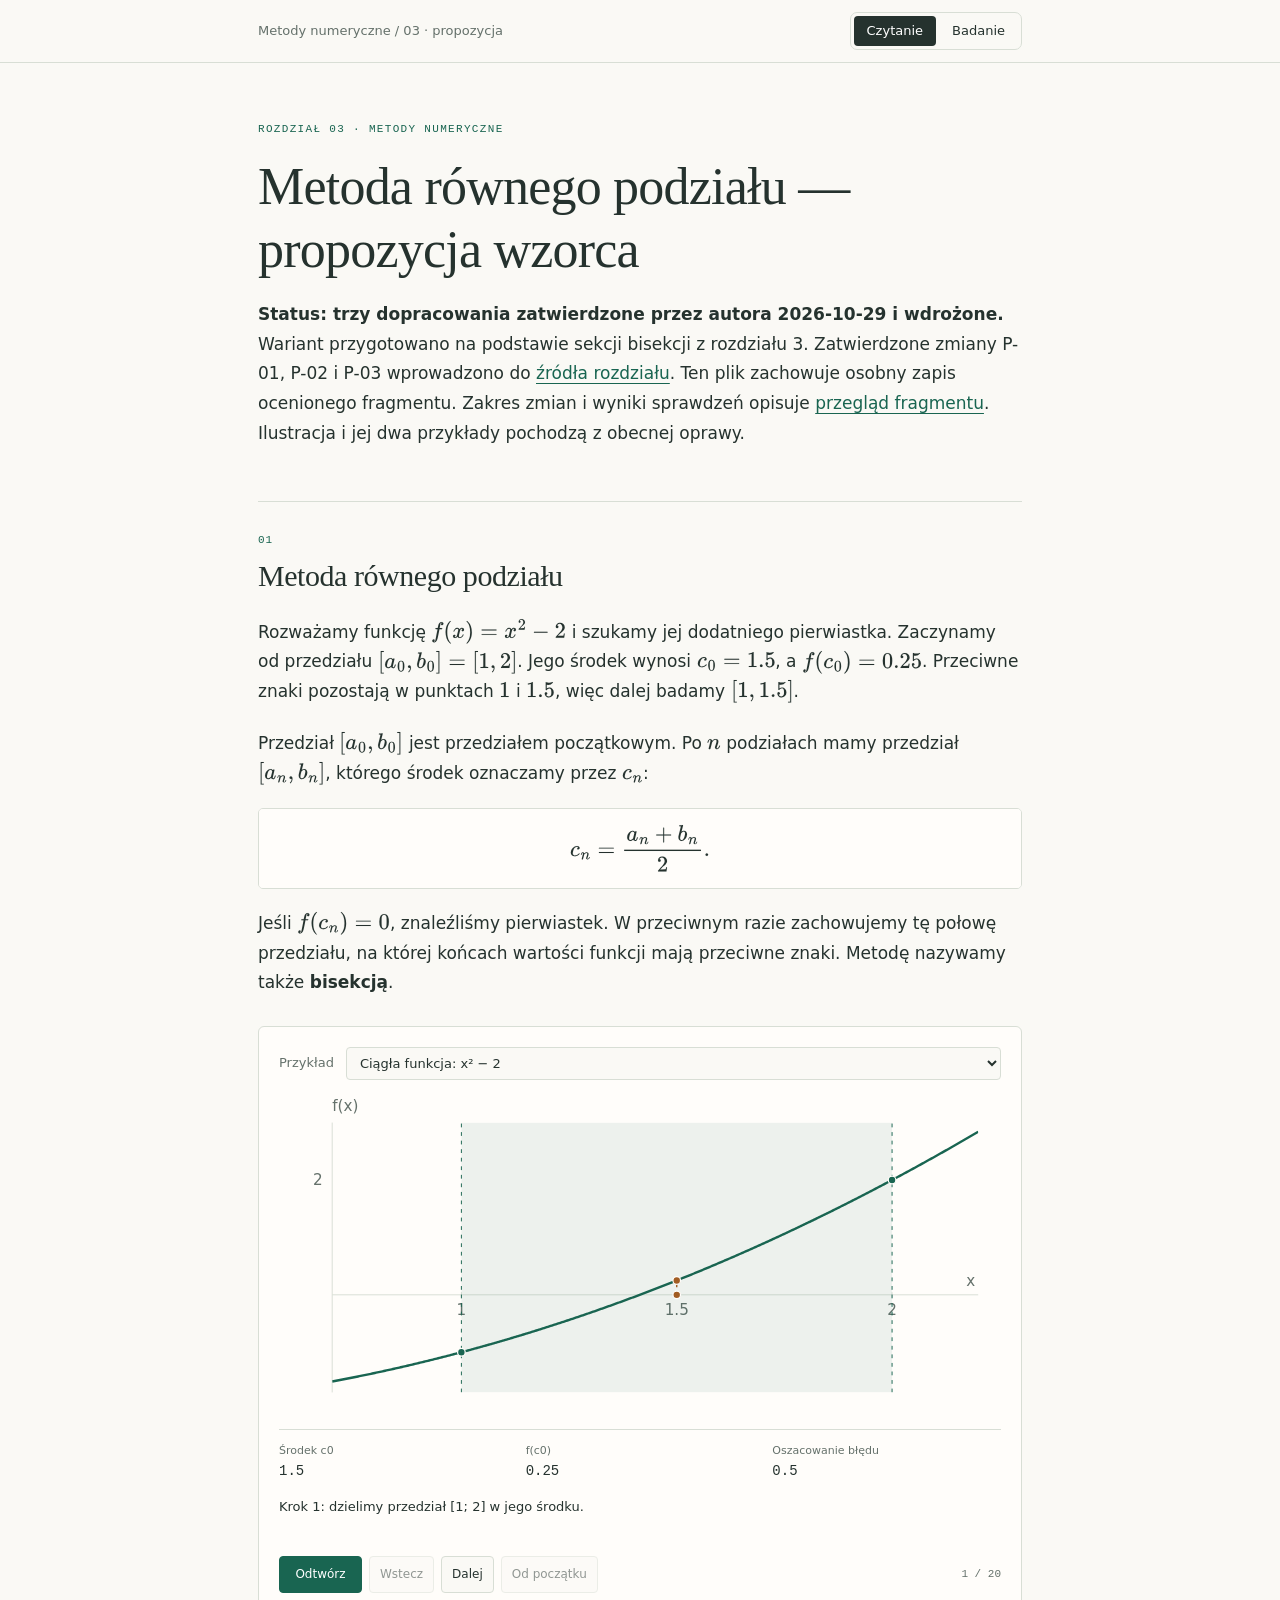
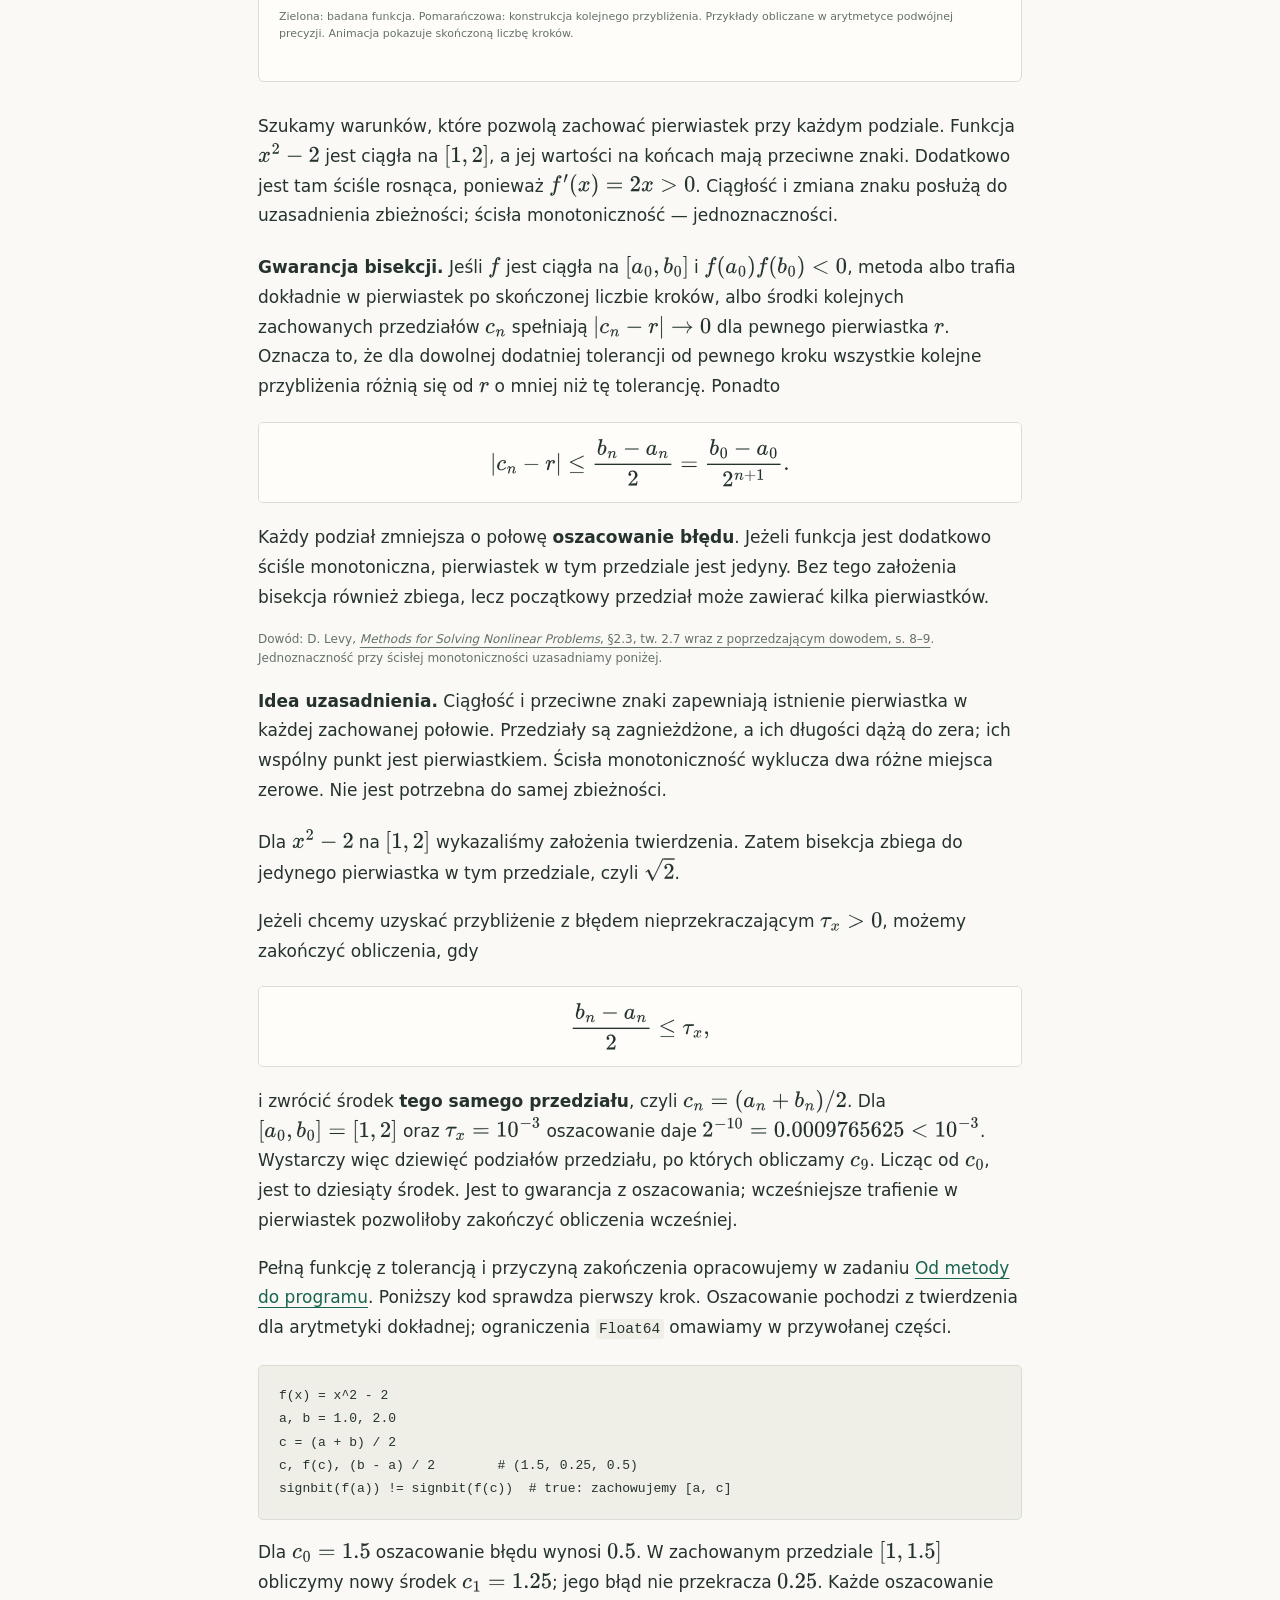
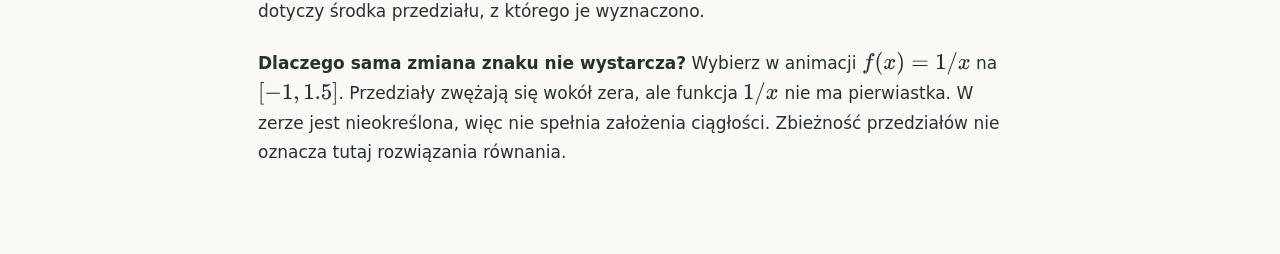
<file: przeglady/bisekcja-propozycja.html>
<!DOCTYPE html>
<html lang="pl">
<head>
<meta charset="utf-8" />
<meta name="viewport" content="width=device-width, initial-scale=1" />
<title>Metoda równego podziału — propozycja wzorca</title>
<meta name="generator" content="Org Mode" />
<meta name="viewport" content="width=device-width, initial-scale=1">
<meta name="numerical-chapter" content="03 · propozycja">
<link rel="stylesheet" href="oprawa/wyklad.css">
<link rel="stylesheet" href="oprawa/widoki.css">
<script src="oprawa/widoki.js"></script>
<script defer src="../narzedzia/wzorce/pierwiastki.js"></script>
<script>
  window.MathJax = {
    tex: {
      ams: {
        multlineWidth: '85%'
      },
      tags: 'ams',
      tagSide: 'right',
      tagIndent: '.8em'
    },
    chtml: {
      scale: 1.0,
      displayAlign: 'center',
      displayIndent: '0em'
    },
    svg: {
      scale: 1.0,
      displayAlign: 'center',
      displayIndent: '0em'
    },
    output: {
      font: 'mathjax-tex',
      displayOverflow: 'overflow'
    }
  };
</script>

<script
  id="MathJax-script"
  async
  src="oprawa/tex-svg.js">
</script>
</head>
<body>
<div id="content" class="content">
<header>
<h1 class="title">Metoda równego podziału — propozycja wzorca</h1>
</header><p>
<b>Status: trzy dopracowania zatwierdzone przez autora 2026-10-29 i wdrożone.</b>
Wariant przygotowano na podstawie sekcji bisekcji z rozdziału 3.
Zatwierdzone zmiany P-01, P-02 i P-03 wprowadzono do
<a href="../index.html#pierwiastki-bisekcja">źródła rozdziału</a>. Ten plik zachowuje osobny zapis ocenionego fragmentu.
Zakres zmian i wyniki sprawdzeń opisuje <a href="bisekcja-przeglad.html">przegląd fragmentu</a>.
Ilustracja i jej dwa przykłady pochodzą z obecnej oprawy.
</p>
<div id="outline-container-bisekcja" class="outline-2">
<h2 id="bisekcja">Metoda równego podziału</h2>
<div class="outline-text-2" id="text-bisekcja">
<p>
Rozważamy funkcję \(f(x)=x^2-2\) i szukamy jej dodatniego pierwiastka.
Zaczynamy od przedziału \([a_0,b_0]=[1,2]\). Jego środek wynosi \(c_0=1.5\), a
\(f(c_0)=0.25\). Przeciwne znaki pozostają w punktach \(1\) i \(1.5\), więc dalej
badamy \([1,1.5]\).
</p>

<div id="uogolnienie-1" class="uogolnienie">
<p>
Przedział \([a_0,b_0]\) jest przedziałem początkowym. Po \(n\) podziałach
mamy przedział \([a_n,b_n]\), którego środek oznaczamy przez \(c_n\):
</p>

\begin{equation*}
c_n=\frac{a_n+b_n}{2}.
\end{equation*}

<p>
Jeśli \(f(c_n)=0\), znaleźliśmy pierwiastek. W przeciwnym razie zachowujemy tę połowę
przedziału, na której końcach wartości funkcji mają przeciwne znaki. Metodę nazywamy
także <b>bisekcją</b>.
</p>

<div id="orgd8b029c" class="uwaga">
<p>
Uogólniamy operację z przykładu: dzielimy przedział i zachowujemy zmianę znaku. Powód,
dla którego wolno odrzucić drugą połowę, podaje twierdzenie.
</p>

</div>

</div>

<figure class="animation" data-method="bisection" aria-label="Animacja: Bisekcja">
            <div class="anim-head">
              <label for="case-bisection">Przykład</label
              ><select id="case-bisection" disabled>
                <option value="0">Ciągła funkcja: x² − 2</option>
                <option value="1">Nieciągłość: 1/x</option>
              </select>
            </div>
            <div class="plot">
              <svg
                viewbox="0 0 760 340"
                xmlns="http://www.w3.org/2000/svg"
                role="img"
                aria-labelledby="plot-bisection-title plot-bisection-desc"
              >
                <title id="plot-bisection-title">
                  Bisekcja. f(x) = x² − 2. Krok 1: dzielimy przedział [1; 2] w jego środku.
                </title>
                <desc id="plot-bisection-desc">
                  Środek c0: 1.5. f(c0): 0.25. Oszacowanie błędu: 0.5
                </desc>
                <defs>
                  <clippath id="plot-bisection-clip">
                    <rect x="56" y="28" width="680" height="284"></rect>
                  </clippath>
                </defs>
                <line
                  x1="56"
                  y1="209.277"
                  x2="736"
                  y2="209.277"
                  stroke="#d8ded5"
                  stroke-width="1"
                ></line>
                <line x1="56" y1="312" x2="56" y2="28" stroke="#d8ded5" stroke-width="1"></line>
                <line
                  x1="192"
                  y1="212.117"
                  x2="192"
                  y2="206.437"
                  stroke="#d8ded5"
                  stroke-width="1"
                ></line>
                <text x="192" y="230.277" fill="#65716b" text-anchor="middle">1</text>
                <line
                  x1="418.667"
                  y1="212.117"
                  x2="418.667"
                  y2="206.437"
                  stroke="#d8ded5"
                  stroke-width="1"
                ></line>
                <text x="418.667" y="230.277" fill="#65716b" text-anchor="middle">1.5</text>
                <line
                  x1="645.333"
                  y1="212.117"
                  x2="645.333"
                  y2="206.437"
                  stroke="#d8ded5"
                  stroke-width="1"
                ></line>
                <text x="645.333" y="230.277" fill="#65716b" text-anchor="middle">2</text>
                <text x="46" y="93.426" fill="#65716b" text-anchor="end">2</text>
                <text x="733" y="200.277" fill="#65716b" text-anchor="end">x</text>
                <text x="56" y="16" fill="#65716b" text-anchor="start">f(x)</text>
                <g clip-path="url(#plot-bisection-clip)">
                  <rect
                    x="192"
                    y="28"
                    width="453.333"
                    height="284"
                    fill="#196551"
                    opacity=".075"
                  ></rect>
                  <line
                    x1="192"
                    y1="312"
                    x2="192"
                    y2="28"
                    stroke="#196551"
                    stroke-width="1"
                    stroke-dasharray="4 5"
                  ></line>
                  <line
                    x1="645.333"
                    y1="312"
                    x2="645.333"
                    y2="28"
                    stroke="#196551"
                    stroke-width="1"
                    stroke-dasharray="4 5"
                  ></line>
                  <path
                    d=" M56 300.519 L57.36 300.265 L58.72 300.009 L60.08 299.753 L61.44 299.495 L62.8 299.237 L64.16 298.977 L65.52 298.716 L66.88 298.454 L68.24 298.191 L69.6 297.927 L70.96 297.662 L72.32 297.395 L73.68 297.128 L75.04 296.86 L76.4 296.59 L77.76 296.319 L79.12 296.048 L80.48 295.775 L81.84 295.501 L83.2 295.226 L84.56 294.95 L85.92 294.673 L87.28 294.394 L88.64 294.115 L90 293.835 L91.36 293.553 L92.72 293.27 L94.08 292.987 L95.44 292.702 L96.8 292.416 L98.16 292.129 L99.52 291.841 L100.88 291.552 L102.24 291.262 L103.6 290.97 L104.96 290.678 L106.32 290.385 L107.68 290.09 L109.04 289.794 L110.4 289.498 L111.76 289.2 L113.12 288.901 L114.48 288.601 L115.84 288.3 L117.2 287.997 L118.56 287.694 L119.92 287.39 L121.28 287.084 L122.64 286.778 L124 286.47 L125.36 286.161 L126.72 285.852 L128.08 285.541 L129.44 285.229 L130.8 284.916 L132.16 284.602 L133.52 284.286 L134.88 283.97 L136.24 283.653 L137.6 283.334 L138.96 283.015 L140.32 282.694 L141.68 282.372 L143.04 282.049 L144.4 281.725 L145.76 281.4 L147.12 281.074 L148.48 280.747 L149.84 280.419 L151.2 280.089 L152.56 279.759 L153.92 279.427 L155.28 279.095 L156.64 278.761 L158 278.426 L159.36 278.09 L160.72 277.753 L162.08 277.415 L163.44 277.076 L164.8 276.736 L166.16 276.394 L167.52 276.052 L168.88 275.708 L170.24 275.364 L171.6 275.018 L172.96 274.671 L174.32 274.323 L175.68 273.974 L177.04 273.624 L178.4 273.273 L179.76 272.921 L181.12 272.568 L182.48 272.213 L183.84 271.858 L185.2 271.501 L186.56 271.144 L187.92 270.785 L189.28 270.425 L190.64 270.064 L192 269.702 L193.36 269.339 L194.72 268.975 L196.08 268.61 L197.44 268.243 L198.8 267.876 L200.16 267.507 L201.52 267.138 L202.88 266.767 L204.24 266.395 L205.6 266.022 L206.96 265.648 L208.32 265.273 L209.68 264.897 L211.04 264.52 L212.4 264.141 L213.76 263.762 L215.12 263.382 L216.48 263 L217.84 262.617 L219.2 262.234 L220.56 261.849 L221.92 261.463 L223.28 261.076 L224.64 260.688 L226 260.298 L227.36 259.908 L228.72 259.517 L230.08 259.124 L231.44 258.731 L232.8 258.336 L234.16 257.94 L235.52 257.544 L236.88 257.146 L238.24 256.747 L239.6 256.347 L240.96 255.945 L242.32 255.543 L243.68 255.14 L245.04 254.735 L246.4 254.33 L247.76 253.923 L249.12 253.516 L250.48 253.107 L251.84 252.697 L253.2 252.286 L254.56 251.874 L255.92 251.461 L257.28 251.047 L258.64 250.631 L260 250.215 L261.36 249.797 L262.72 249.379 L264.08 248.959 L265.44 248.538 L266.8 248.117 L268.16 247.694 L269.52 247.27 L270.88 246.845 L272.24 246.418 L273.6 245.991 L274.96 245.563 L276.32 245.133 L277.68 244.703 L279.04 244.271 L280.4 243.838 L281.76 243.405 L283.12 242.97 L284.48 242.534 L285.84 242.097 L287.2 241.659 L288.56 241.219 L289.92 240.779 L291.28 240.338 L292.64 239.895 L294 239.452 L295.36 239.007 L296.72 238.561 L298.08 238.114 L299.44 237.666 L300.8 237.217 L302.16 236.767 L303.52 236.316 L304.88 235.864 L306.24 235.41 L307.6 234.956 L308.96 234.5 L310.32 234.044 L311.68 233.586 L313.04 233.127 L314.4 232.667 L315.76 232.206 L317.12 231.744 L318.48 231.281 L319.84 230.817 L321.2 230.352 L322.56 229.885 L323.92 229.418 L325.28 228.949 L326.64 228.479 L328 228.009 L329.36 227.537 L330.72 227.064 L332.08 226.59 L333.44 226.115 L334.8 225.638 L336.16 225.161 L337.52 224.683 L338.88 224.203 L340.24 223.723 L341.6 223.241 L342.96 222.758 L344.32 222.274 L345.68 221.789 L347.04 221.303 L348.4 220.816 L349.76 220.328 L351.12 219.839 L352.48 219.349 L353.84 218.857 L355.2 218.365 L356.56 217.871 L357.92 217.376 L359.28 216.88 L360.64 216.384 L362 215.886 L363.36 215.387 L364.72 214.886 L366.08 214.385 L367.44 213.883 L368.8 213.379 L370.16 212.875 L371.52 212.369 L372.88 211.863 L374.24 211.355 L375.6 210.846 L376.96 210.336 L378.32 209.825 L379.68 209.313 L381.04 208.8 L382.4 208.286 L383.76 207.77 L385.12 207.254 L386.48 206.736 L387.84 206.218 L389.2 205.698 L390.56 205.177 L391.92 204.655 L393.28 204.132 L394.64 203.608 L396 203.083 L397.36 202.557 L398.72 202.029 L400.08 201.501 L401.44 200.971 L402.8 200.441 L404.16 199.909 L405.52 199.376 L406.88 198.843 L408.24 198.308 L409.6 197.772 L410.96 197.234 L412.32 196.696 L413.68 196.157 L415.04 195.617 L416.4 195.075 L417.76 194.533 L419.12 193.989 L420.48 193.444 L421.84 192.898 L423.2 192.351 L424.56 191.803 L425.92 191.254 L427.28 190.704 L428.64 190.153 L430 189.601 L431.36 189.047 L432.72 188.493 L434.08 187.937 L435.44 187.38 L436.8 186.822 L438.16 186.264 L439.52 185.704 L440.88 185.143 L442.24 184.58 L443.6 184.017 L444.96 183.453 L446.32 182.887 L447.68 182.321 L449.04 181.753 L450.4 181.185 L451.76 180.615 L453.12 180.044 L454.48 179.472 L455.84 178.899 L457.2 178.325 L458.56 177.75 L459.92 177.174 L461.28 176.596 L462.64 176.018 L464 175.438 L465.36 174.858 L466.72 174.276 L468.08 173.693 L469.44 173.109 L470.8 172.524 L472.16 171.938 L473.52 171.351 L474.88 170.763 L476.24 170.173 L477.6 169.583 L478.96 168.992 L480.32 168.399 L481.68 167.805 L483.04 167.211 L484.4 166.615 L485.76 166.018 L487.12 165.42 L488.48 164.821 L489.84 164.22 L491.2 163.619 L492.56 163.017 L493.92 162.413 L495.28 161.809 L496.64 161.203 L498 160.596 L499.36 159.988 L500.72 159.38 L502.08 158.77 L503.44 158.158 L504.8 157.546 L506.16 156.933 L507.52 156.319 L508.88 155.703 L510.24 155.087 L511.6 154.469 L512.96 153.85 L514.32 153.231 L515.68 152.61 L517.04 151.988 L518.4 151.365 L519.76 150.741 L521.12 150.115 L522.48 149.489 L523.84 148.862 L525.2 148.233 L526.56 147.604 L527.92 146.973 L529.28 146.341 L530.64 145.708 L532 145.074 L533.36 144.439 L534.72 143.803 L536.08 143.166 L537.44 142.528 L538.8 141.889 L540.16 141.248 L541.52 140.607 L542.88 139.964 L544.24 139.32 L545.6 138.675 L546.96 138.03 L548.32 137.383 L549.68 136.734 L551.04 136.085 L552.4 135.435 L553.76 134.784 L555.12 134.131 L556.48 133.478 L557.84 132.823 L559.2 132.168 L560.56 131.511 L561.92 130.853 L563.28 130.194 L564.64 129.534 L566 128.873 L567.36 128.211 L568.72 127.547 L570.08 126.883 L571.44 126.218 L572.8 125.551 L574.16 124.883 L575.52 124.215 L576.88 123.545 L578.24 122.874 L579.6 122.202 L580.96 121.529 L582.32 120.855 L583.68 120.179 L585.04 119.503 L586.4 118.826 L587.76 118.147 L589.12 117.467 L590.48 116.787 L591.84 116.105 L593.2 115.422 L594.56 114.738 L595.92 114.053 L597.28 113.367 L598.64 112.68 L600 111.991 L601.36 111.302 L602.72 110.612 L604.08 109.92 L605.44 109.227 L606.8 108.534 L608.16 107.839 L609.52 107.143 L610.88 106.446 L612.24 105.748 L613.6 105.049 L614.96 104.348 L616.32 103.647 L617.68 102.945 L619.04 102.241 L620.4 101.536 L621.76 100.831 L623.12 100.124 L624.48 99.416 L625.84 98.707 L627.2 97.997 L628.56 97.286 L629.92 96.574 L631.28 95.86 L632.64 95.146 L634 94.43 L635.36 93.714 L636.72 92.996 L638.08 92.277 L639.44 91.557 L640.8 90.837 L642.16 90.114 L643.52 89.391 L644.88 88.667 L646.24 87.942 L647.6 87.216 L648.96 86.488 L650.32 85.759 L651.68 85.03 L653.04 84.299 L654.4 83.567 L655.76 82.834 L657.12 82.1 L658.48 81.365 L659.84 80.629 L661.2 79.892 L662.56 79.154 L663.92 78.414 L665.28 77.674 L666.64 76.932 L668 76.189 L669.36 75.446 L670.72 74.701 L672.08 73.955 L673.44 73.208 L674.8 72.46 L676.16 71.71 L677.52 70.96 L678.88 70.209 L680.24 69.456 L681.6 68.703 L682.96 67.948 L684.32 67.192 L685.68 66.435 L687.04 65.677 L688.4 64.918 L689.76 64.158 L691.12 63.397 L692.48 62.635 L693.84 61.872 L695.2 61.107 L696.56 60.342 L697.92 59.575 L699.28 58.807 L700.64 58.038 L702 57.269 L703.36 56.498 L704.72 55.726 L706.08 54.952 L707.44 54.178 L708.8 53.403 L710.16 52.626 L711.52 51.849 L712.88 51.07 L714.24 50.291 L715.6 49.51 L716.96 48.728 L718.32 47.945 L719.68 47.161 L721.04 46.376 L722.4 45.59 L723.76 44.803 L725.12 44.014 L726.48 43.225 L727.84 42.434 L729.2 41.643 L730.56 40.85 L731.92 40.056 L733.28 39.261 L734.64 38.465 L736 37.668"
                    fill="none"
                    stroke="#196551"
                    stroke-width="2.5"
                  ></path>
                  <line
                    x1="418.667"
                    y1="209.277"
                    x2="418.667"
                    y2="194.17"
                    stroke="#a15c22"
                    stroke-width="1.5"
                    stroke-dasharray="4 4"
                  ></line>
                  <circle
                    cx="418.667"
                    cy="209.277"
                    r="4"
                    fill="#a15c22"
                    stroke="#fffdfa"
                    stroke-width="1.3"
                  ></circle>
                  <circle
                    cx="418.667"
                    cy="194.17"
                    r="4"
                    fill="#a15c22"
                    stroke="#fffdfa"
                    stroke-width="1.3"
                  ></circle>
                  <circle
                    cx="192"
                    cy="269.702"
                    r="4"
                    fill="#196551"
                    stroke="#fffdfa"
                    stroke-width="1.3"
                  ></circle>
                  <circle
                    cx="645.333"
                    cy="88.426"
                    r="4"
                    fill="#196551"
                    stroke="#fffdfa"
                    stroke-width="1.3"
                  ></circle>
                </g>
              </svg>
            </div>
            <div class="anim-stats">
              <div><span>Środek c0</span><strong>1.5</strong></div>
              <div><span>f(c0)</span><strong>0.25</strong></div>
              <div><span>Oszacowanie błędu</span><strong>0.5</strong></div>
            </div>
            <p class="anim-message">Krok 1: dzielimy przedział [1; 2] w jego środku.</p>
            <div class="anim-controls">
              <button type="button" data-action="play" disabled aria-pressed="false">Odtwórz</button
              ><button type="button" data-action="prev" disabled>Wstecz</button
              ><button type="button" data-action="next" disabled>Dalej</button
              ><button type="button" data-action="reset" disabled>Od początku</button
              ><span class="frame-counter">1 / 20</span>
            </div>
<figcaption>

<p>
Zielona: badana funkcja. Pomarańczowa: konstrukcja kolejnego przybliżenia. Przykłady
obliczane w arytmetyce podwójnej precyzji. Animacja pokazuje skończoną liczbę kroków.
</p>

</figcaption>
</figure>

<div id="wlasnosci-1" class="wlasnosci">
<p>
Szukamy warunków, które pozwolą zachować pierwiastek przy każdym podziale. Funkcja
\(x^2-2\) jest ciągła na \([1,2]\), a jej wartości na końcach mają przeciwne znaki.
Dodatkowo jest tam ściśle rosnąca, ponieważ \(f'(x)=2x>0\). Ciągłość i zmiana znaku
posłużą do uzasadnienia zbieżności; ścisła monotoniczność — jednoznaczności.
</p>

</div>

<div id="twierdzenie-1" class="twierdzenie">
<p>
<b>Gwarancja bisekcji.</b> Jeśli \(f\) jest ciągła na \([a_0,b_0]\) i \(f(a_0)f(b_0) < 0\),
metoda albo trafia dokładnie w pierwiastek po skończonej liczbie kroków, albo środki
kolejnych zachowanych przedziałów \(c_n\) spełniają \(|c_n-r|\to0\) dla pewnego
pierwiastka \(r\). Oznacza to, że dla dowolnej dodatniej tolerancji od pewnego kroku
wszystkie kolejne przybliżenia różnią się od \(r\) o mniej niż tę tolerancję. Ponadto
</p>

\begin{equation*}
|c_n-r|\leq\frac{b_n-a_n}{2} =\frac{b_0-a_0}{2^{n+1}}.
\end{equation*}

<p>
Każdy podział zmniejsza o połowę <b>oszacowanie błędu</b>. Jeżeli funkcja jest dodatkowo
ściśle monotoniczna, pierwiastek w tym przedziale jest jedyny. Bez tego założenia
bisekcja również zbiega, lecz początkowy przedział może zawierać kilka pierwiastków.
</p>

<div id="org19cf4db" class="zrodlo">
<p>
Dowód: D. Levy,
<a href="https://math.umd.edu/~dlevy/classes/amsc466/lecture-notes/root-chap.pdf#page=8"><i>Methods
for Solving Nonlinear Problems</i>, §2.3, tw. 2.7 wraz z poprzedzającym dowodem, s. 8–9</a>.
Jednoznaczność przy ścisłej monotoniczności uzasadniamy poniżej.
</p>

</div>

<p>
<b>Idea uzasadnienia.</b> Ciągłość i przeciwne znaki zapewniają istnienie pierwiastka
w każdej zachowanej połowie. Przedziały są zagnieżdżone, a ich długości dążą do zera;
ich wspólny punkt jest pierwiastkiem. Ścisła monotoniczność wyklucza dwa różne miejsca
zerowe. Nie jest potrzebna do samej zbieżności.
</p>

</div>

<div id="wnioskowanie-1" class="wnioskowanie">
<p>
Dla \(x^2-2\) na \([1,2]\) wykazaliśmy założenia twierdzenia. Zatem bisekcja zbiega do
jedynego pierwiastka w tym przedziale, czyli \(\sqrt2\).
</p>

<p>
Jeżeli chcemy uzyskać przybliżenie z błędem nieprzekraczającym \(\tau_x>0\),
możemy zakończyć obliczenia, gdy
</p>

\begin{equation*}
\frac{b_n-a_n}{2}\leq\tau_x,
\end{equation*}

<p>
i zwrócić środek <b>tego samego przedziału</b>, czyli \(c_n=(a_n+b_n)/2\).
Dla \([a_0,b_0]=[1,2]\) oraz \(\tau_x=10^{-3}\) oszacowanie daje
\(2^{-10}=0.0009765625 < 10^{-3}\). Wystarczy więc dziewięć podziałów
przedziału, po których obliczamy \(c_9\). Licząc od \(c_0\), jest to dziesiąty
środek. Jest to gwarancja z oszacowania; wcześniejsze trafienie w pierwiastek
pozwoliłoby zakończyć obliczenia wcześniej.
</p>

<p>
Pełną funkcję z tolerancją i przyczyną zakończenia opracowujemy w zadaniu
<a href="../index.html#pierwiastki-program">Od metody do programu</a>. Poniższy kod sprawdza pierwszy krok. Oszacowanie
pochodzi z twierdzenia dla arytmetyki dokładnej; ograniczenia <code>Float64</code>
omawiamy w przywołanej części.
</p>

</div>

<div id="sprawdzenie-2" class="sprawdzenie">
<div class="org-src-container">
<pre class="src src-julia">f(x) = x^2 - 2
a, b = 1.0, 2.0
c = (a + b) / 2
c, f(c), (b - a) / 2        # (1.5, 0.25, 0.5)
signbit(f(a)) != signbit(f(c))  # true: zachowujemy [a, c]
</pre>
</div>

<p>
Dla \(c_0=1.5\) oszacowanie błędu wynosi \(0.5\). W zachowanym przedziale
\([1,1.5]\) obliczymy nowy środek \(c_1=1.25\); jego błąd nie przekracza
\(0.25\). Każde oszacowanie dotyczy środka przedziału, z którego je wyznaczono.
</p>

</div>

<div id="wyjasnianie-1" class="wyjasnianie">
<p>
<b>Dlaczego sama zmiana znaku nie wystarcza?</b> Wybierz w animacji \(f(x)=1/x\) na
\([-1,1.5]\). Przedziały zwężają się wokół zera, ale funkcja \(1/x\) nie ma
pierwiastka. W zerze jest nieokreślona, więc nie spełnia założenia ciągłości. Zbieżność
przedziałów nie oznacza tutaj rozwiązania równania.
</p>

<div id="org5522a3d" class="uwaga">
<p>
Wyjaśniamy pozorny sukces: program lokalizuje zmianę znaku przy nieciągłości. Nie
wywodzimy braku pierwiastka z niespełnienia założenia; uzasadnia go własność funkcji
\(1/x\).
</p>

</div>

</div>
</div>
</div>
</div>
</body>
</html>
</file>
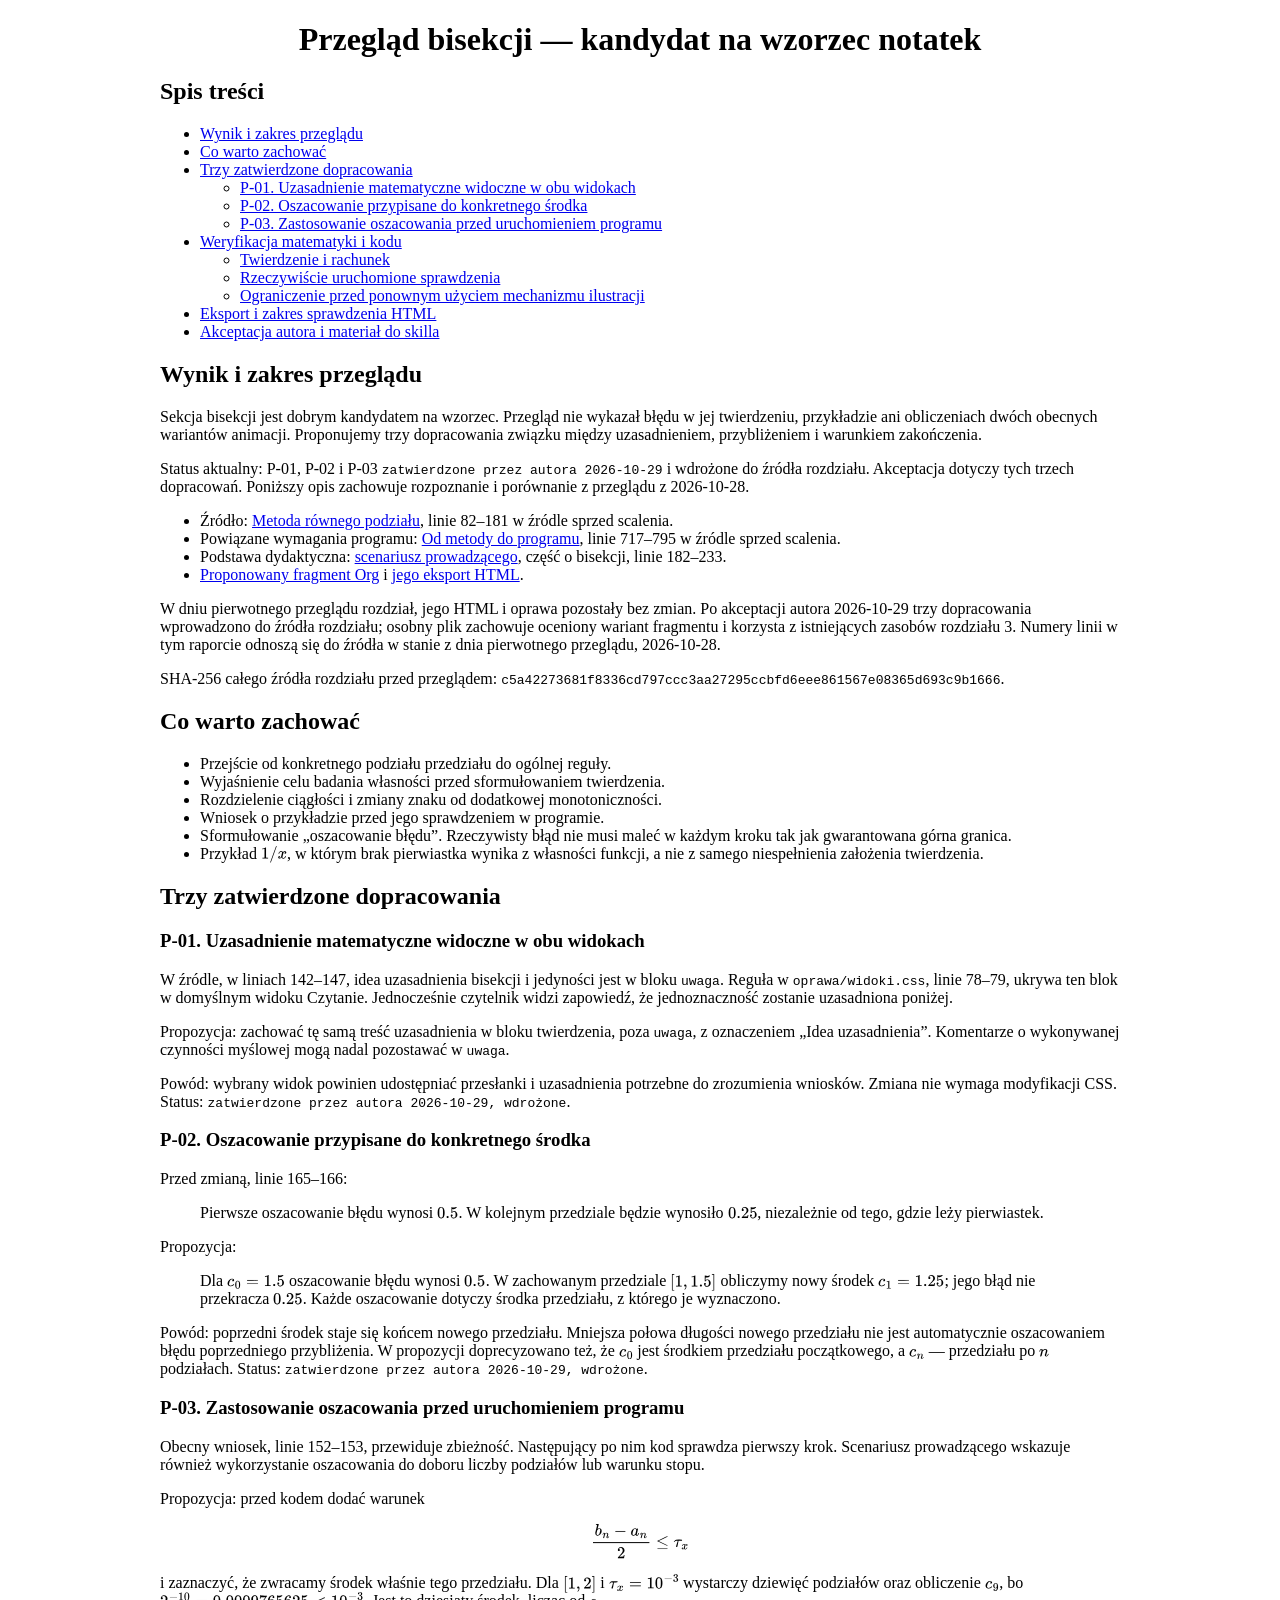
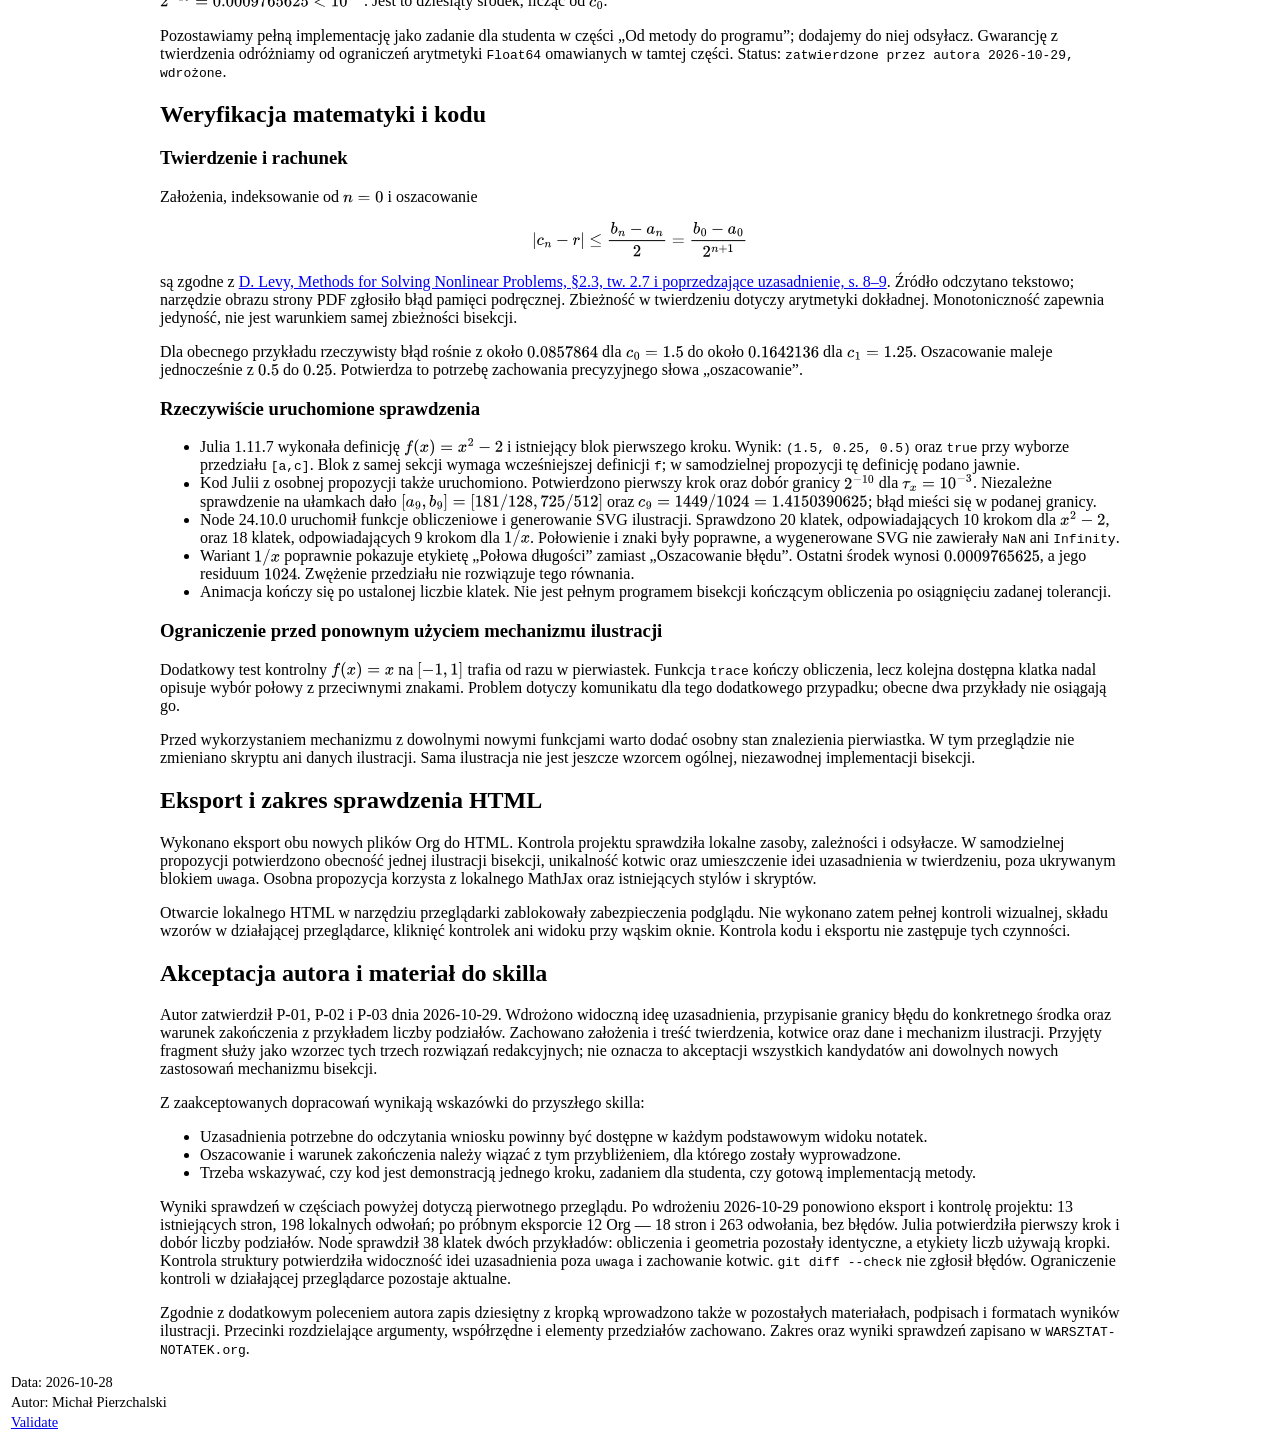
<file: przeglady/bisekcja-przeglad.html>
<?xml version="1.0" encoding="utf-8"?>
<!DOCTYPE html PUBLIC "-//W3C//DTD XHTML 1.0 Strict//EN"
"http://www.w3.org/TR/xhtml1/DTD/xhtml1-strict.dtd">
<html xmlns="http://www.w3.org/1999/xhtml" lang="pl" xml:lang="pl">
<head>
<meta http-equiv="Content-Type" content="text/html;charset=utf-8" />
<meta name="viewport" content="width=device-width, initial-scale=1" />
<title>Przegląd bisekcji — kandydat na wzorzec notatek</title>
<meta name="author" content="Michał Pierzchalski" />
<meta name="generator" content="Org Mode" />
<style type="text/css">
  #content { max-width: 60em; margin: auto; }
  .title  { text-align: center;
             margin-bottom: .2em; }
  .subtitle { text-align: center;
              font-size: medium;
              font-weight: bold;
              margin-top:0; }
  .todo   { font-family: monospace; color: red; }
  .done   { font-family: monospace; color: green; }
  .priority { font-family: monospace; color: orange; }
  .tag    { background-color: #eee; font-family: monospace;
            padding: 2px; font-size: 80%; font-weight: normal; }
  .timestamp { color: #bebebe; }
  .timestamp-kwd { color: #5f9ea0; }
  .org-right  { margin-left: auto; margin-right: 0px;  text-align: right; }
  .org-left   { margin-left: 0px;  margin-right: auto; text-align: left; }
  .org-center { margin-left: auto; margin-right: auto; text-align: center; }
  .underline { text-decoration: underline; }
  #postamble p, #preamble p { font-size: 90%; margin: .2em; }
  p.verse { margin-left: 3%; }
  pre {
    border: 1px solid #e6e6e6;
    border-radius: 3px;
    background-color: #f2f2f2;
    padding: 8pt;
    font-family: monospace;
    overflow: auto;
    margin: 1.2em;
  }
  pre.src {
    position: relative;
    overflow: auto;
  }
  pre.src:before {
    display: none;
    position: absolute;
    top: -8px;
    right: 12px;
    padding: 3px;
    color: #555;
    background-color: #f2f2f299;
  }
  pre.src:hover:before { display: inline; margin-top: 14px;}
  /* Languages per Org manual */
  pre.src-asymptote:before { content: 'Asymptote'; }
  pre.src-awk:before { content: 'Awk'; }
  pre.src-authinfo::before { content: 'Authinfo'; }
  pre.src-C:before { content: 'C'; }
  /* pre.src-C++ doesn't work in CSS */
  pre.src-clojure:before { content: 'Clojure'; }
  pre.src-css:before { content: 'CSS'; }
  pre.src-D:before { content: 'D'; }
  pre.src-ditaa:before { content: 'ditaa'; }
  pre.src-dot:before { content: 'Graphviz'; }
  pre.src-calc:before { content: 'Emacs Calc'; }
  pre.src-emacs-lisp:before { content: 'Emacs Lisp'; }
  pre.src-fortran:before { content: 'Fortran'; }
  pre.src-gnuplot:before { content: 'gnuplot'; }
  pre.src-haskell:before { content: 'Haskell'; }
  pre.src-hledger:before { content: 'hledger'; }
  pre.src-java:before { content: 'Java'; }
  pre.src-js:before { content: 'Javascript'; }
  pre.src-latex:before { content: 'LaTeX'; }
  pre.src-ledger:before { content: 'Ledger'; }
  pre.src-lisp:before { content: 'Lisp'; }
  pre.src-lilypond:before { content: 'Lilypond'; }
  pre.src-lua:before { content: 'Lua'; }
  pre.src-matlab:before { content: 'MATLAB'; }
  pre.src-mscgen:before { content: 'Mscgen'; }
  pre.src-ocaml:before { content: 'Objective Caml'; }
  pre.src-octave:before { content: 'Octave'; }
  pre.src-org:before { content: 'Org mode'; }
  pre.src-oz:before { content: 'OZ'; }
  pre.src-plantuml:before { content: 'Plantuml'; }
  pre.src-processing:before { content: 'Processing.js'; }
  pre.src-python:before { content: 'Python'; }
  pre.src-R:before { content: 'R'; }
  pre.src-ruby:before { content: 'Ruby'; }
  pre.src-sass:before { content: 'Sass'; }
  pre.src-scheme:before { content: 'Scheme'; }
  pre.src-screen:before { content: 'Gnu Screen'; }
  pre.src-sed:before { content: 'Sed'; }
  pre.src-sh:before { content: 'shell'; }
  pre.src-sql:before { content: 'SQL'; }
  pre.src-sqlite:before { content: 'SQLite'; }
  /* additional languages in org.el's org-babel-load-languages alist */
  pre.src-forth:before { content: 'Forth'; }
  pre.src-io:before { content: 'IO'; }
  pre.src-J:before { content: 'J'; }
  pre.src-makefile:before { content: 'Makefile'; }
  pre.src-maxima:before { content: 'Maxima'; }
  pre.src-perl:before { content: 'Perl'; }
  pre.src-picolisp:before { content: 'Pico Lisp'; }
  pre.src-scala:before { content: 'Scala'; }
  pre.src-shell:before { content: 'Shell Script'; }
  pre.src-ebnf2ps:before { content: 'ebfn2ps'; }
  /* additional language identifiers per "defun org-babel-execute"
       in ob-*.el */
  pre.src-cpp:before  { content: 'C++'; }
  pre.src-abc:before  { content: 'ABC'; }
  pre.src-coq:before  { content: 'Coq'; }
  pre.src-groovy:before  { content: 'Groovy'; }
  /* additional language identifiers from org-babel-shell-names in
     ob-shell.el: ob-shell is the only babel language using a lambda to put
     the execution function name together. */
  pre.src-bash:before  { content: 'bash'; }
  pre.src-csh:before  { content: 'csh'; }
  pre.src-ash:before  { content: 'ash'; }
  pre.src-dash:before  { content: 'dash'; }
  pre.src-ksh:before  { content: 'ksh'; }
  pre.src-mksh:before  { content: 'mksh'; }
  pre.src-posh:before  { content: 'posh'; }
  /* Additional Emacs modes also supported by the LaTeX listings package */
  pre.src-ada:before { content: 'Ada'; }
  pre.src-asm:before { content: 'Assembler'; }
  pre.src-caml:before { content: 'Caml'; }
  pre.src-delphi:before { content: 'Delphi'; }
  pre.src-html:before { content: 'HTML'; }
  pre.src-idl:before { content: 'IDL'; }
  pre.src-mercury:before { content: 'Mercury'; }
  pre.src-metapost:before { content: 'MetaPost'; }
  pre.src-modula-2:before { content: 'Modula-2'; }
  pre.src-pascal:before { content: 'Pascal'; }
  pre.src-ps:before { content: 'PostScript'; }
  pre.src-prolog:before { content: 'Prolog'; }
  pre.src-simula:before { content: 'Simula'; }
  pre.src-tcl:before { content: 'tcl'; }
  pre.src-tex:before { content: 'TeX'; }
  pre.src-plain-tex:before { content: 'Plain TeX'; }
  pre.src-verilog:before { content: 'Verilog'; }
  pre.src-vhdl:before { content: 'VHDL'; }
  pre.src-xml:before { content: 'XML'; }
  pre.src-nxml:before { content: 'XML'; }
  /* add a generic configuration mode; LaTeX export needs an additional
     (add-to-list 'org-latex-listings-langs '(conf " ")) in .emacs */
  pre.src-conf:before { content: 'Configuration File'; }

  table { border-collapse:collapse; }
  caption.t-above { caption-side: top; }
  caption.t-bottom { caption-side: bottom; }
  td, th { vertical-align:top;  }
  th.org-right  { text-align: center;  }
  th.org-left   { text-align: center;   }
  th.org-center { text-align: center; }
  td.org-right  { text-align: right;  }
  td.org-left   { text-align: left;   }
  td.org-center { text-align: center; }
  dt { font-weight: bold; }
  .footpara { display: inline; }
  .footdef  { margin-bottom: 1em; }
  .figure { padding: 1em; }
  .figure p { text-align: center; }
  .equation-container {
    display: table;
    text-align: center;
    width: 100%;
  }
  .equation {
    vertical-align: middle;
  }
  .equation-label {
    display: table-cell;
    text-align: right;
    vertical-align: middle;
  }
  .inlinetask {
    padding: 10px;
    border: 2px solid gray;
    margin: 10px;
    background: #ffffcc;
  }
  #org-div-home-and-up
   { text-align: right; font-size: 70%; white-space: nowrap; }
  textarea { overflow-x: auto; }
  .linenr { font-size: smaller }
  .code-highlighted { background-color: #ffff00; }
  .org-info-js_info-navigation { border-style: none; }
  #org-info-js_console-label
    { font-size: 10px; font-weight: bold; white-space: nowrap; }
  .org-info-js_search-highlight
    { background-color: #ffff00; color: #000000; font-weight: bold; }
  .org-svg { }
</style>
<script>
  window.MathJax = {
    tex: {
      ams: {
        multlineWidth: '85%'
      },
      tags: 'ams',
      tagSide: 'right',
      tagIndent: '.8em'
    },
    chtml: {
      scale: 1.0,
      displayAlign: 'center',
      displayIndent: '0em'
    },
    svg: {
      scale: 1.0,
      displayAlign: 'center',
      displayIndent: '0em'
    },
    output: {
      font: 'mathjax-tex',
      displayOverflow: 'overflow'
    }
  };
</script>

<script
  id="MathJax-script"
  async
  src="oprawa/tex-svg.js">
</script>
</head>
<body>
<div id="content" class="content">
<h1 class="title">Przegląd bisekcji — kandydat na wzorzec notatek</h1>
<div id="table-of-contents" role="doc-toc">
<h2>Spis tre&#x015b;ci</h2>
<div id="text-table-of-contents" role="doc-toc">
<ul>
<li><a href="#orgeeb2be6">Wynik i zakres przeglądu</a></li>
<li><a href="#orgb4d0324">Co warto zachować</a></li>
<li><a href="#orgd1deb0c">Trzy zatwierdzone dopracowania</a>
<ul>
<li><a href="#org34c972b">P-01. Uzasadnienie matematyczne widoczne w obu widokach</a></li>
<li><a href="#orgdbd088e">P-02. Oszacowanie przypisane do konkretnego środka</a></li>
<li><a href="#org08a9b38">P-03. Zastosowanie oszacowania przed uruchomieniem programu</a></li>
</ul>
</li>
<li><a href="#org698ec4e">Weryfikacja matematyki i kodu</a>
<ul>
<li><a href="#org8f7cf4c">Twierdzenie i rachunek</a></li>
<li><a href="#orgc253cde">Rzeczywiście uruchomione sprawdzenia</a></li>
<li><a href="#org3d75425">Ograniczenie przed ponownym użyciem mechanizmu ilustracji</a></li>
</ul>
</li>
<li><a href="#org209272f">Eksport i zakres sprawdzenia HTML</a></li>
<li><a href="#org93b69ca">Akceptacja autora i materiał do skilla</a></li>
</ul>
</div>
</div>
<div id="outline-container-orgeeb2be6" class="outline-2">
<h2 id="orgeeb2be6">Wynik i zakres przeglądu</h2>
<div class="outline-text-2" id="text-orgeeb2be6">
<p>
Sekcja bisekcji jest dobrym kandydatem na wzorzec. Przegląd nie wykazał
błędu w jej twierdzeniu, przykładzie ani obliczeniach dwóch obecnych
wariantów animacji. Proponujemy trzy dopracowania związku między
uzasadnieniem, przybliżeniem i warunkiem zakończenia.
</p>

<p>
Status aktualny: P-01, P-02 i P-03 <code>zatwierdzone przez autora 2026-10-29</code>
i wdrożone do źródła rozdziału. Akceptacja dotyczy tych trzech dopracowań.
Poniższy opis zachowuje rozpoznanie i porównanie z przeglądu z 2026-10-28.
</p>

<ul class="org-ul">
<li>Źródło: <a href="../index.html#pierwiastki-bisekcja">Metoda równego podziału</a>, linie 82–181 w źródle sprzed scalenia.</li>
<li>Powiązane wymagania programu: <a href="../index.html#pierwiastki-program">Od metody do programu</a>, linie 717–795 w źródle sprzed scalenia.</li>
<li>Podstawa dydaktyczna: <a href="../scenariusz-prowadzacego.html">scenariusz prowadzącego</a>, część o bisekcji, linie 182–233.</li>
<li><a href="bisekcja-propozycja.html">Proponowany fragment Org</a> i <a href="bisekcja-propozycja.html">jego eksport HTML</a>.</li>
</ul>

<p>
W dniu pierwotnego przeglądu rozdział, jego HTML i oprawa pozostały bez zmian.
Po akceptacji autora 2026-10-29 trzy dopracowania wprowadzono do źródła
rozdziału; osobny plik zachowuje oceniony wariant fragmentu i korzysta
z istniejących zasobów rozdziału 3. Numery linii w tym raporcie odnoszą się
do źródła w stanie z dnia pierwotnego przeglądu, 2026-10-28.
</p>

<p>
SHA-256 całego źródła rozdziału przed przeglądem:
<code>c5a42273681f8336cd797ccc3aa27295ccbfd6eee861567e08365d693c9b1666</code>.
</p>
</div>
</div>
<div id="outline-container-orgb4d0324" class="outline-2">
<h2 id="orgb4d0324">Co warto zachować</h2>
<div class="outline-text-2" id="text-orgb4d0324">
<ul class="org-ul">
<li>Przejście od konkretnego podziału przedziału do ogólnej reguły.</li>
<li>Wyjaśnienie celu badania własności przed sformułowaniem twierdzenia.</li>
<li>Rozdzielenie ciągłości i zmiany znaku od dodatkowej monotoniczności.</li>
<li>Wniosek o przykładzie przed jego sprawdzeniem w programie.</li>
<li>Sformułowanie „oszacowanie błędu”. Rzeczywisty błąd nie musi maleć
w każdym kroku tak jak gwarantowana górna granica.</li>
<li>Przykład \(1/x\), w którym brak pierwiastka wynika z własności funkcji,
a nie z samego niespełnienia założenia twierdzenia.</li>
</ul>
</div>
</div>
<div id="outline-container-orgd1deb0c" class="outline-2">
<h2 id="orgd1deb0c">Trzy zatwierdzone dopracowania</h2>
<div class="outline-text-2" id="text-orgd1deb0c">
</div>
<div id="outline-container-org34c972b" class="outline-3">
<h3 id="org34c972b">P-01. Uzasadnienie matematyczne widoczne w obu widokach</h3>
<div class="outline-text-3" id="text-org34c972b">
<p>
W źródle, w liniach 142–147, idea uzasadnienia bisekcji i jedyności jest
w bloku <code>uwaga</code>. Reguła w <code>oprawa/widoki.css</code>, linie 78–79, ukrywa ten blok
w domyślnym widoku Czytanie. Jednocześnie czytelnik widzi zapowiedź,
że jednoznaczność zostanie uzasadniona poniżej.
</p>

<p>
Propozycja: zachować tę samą treść uzasadnienia w bloku twierdzenia,
poza <code>uwaga</code>, z oznaczeniem „Idea uzasadnienia”. Komentarze o wykonywanej
czynności myślowej mogą nadal pozostawać w <code>uwaga</code>.
</p>

<p>
Powód: wybrany widok powinien udostępniać przesłanki i uzasadnienia
potrzebne do zrozumienia wniosków. Zmiana nie wymaga modyfikacji CSS.
Status: <code>zatwierdzone przez autora 2026-10-29, wdrożone</code>.
</p>
</div>
</div>
<div id="outline-container-orgdbd088e" class="outline-3">
<h3 id="orgdbd088e">P-02. Oszacowanie przypisane do konkretnego środka</h3>
<div class="outline-text-3" id="text-orgdbd088e">
<p>
Przed zmianą, linie 165–166:
</p>

<blockquote>
<p>
Pierwsze oszacowanie błędu wynosi \(0.5\). W kolejnym przedziale będzie
wynosiło \(0.25\), niezależnie od tego, gdzie leży pierwiastek.
</p>
</blockquote>

<p>
Propozycja:
</p>

<blockquote>
<p>
Dla \(c_0=1.5\) oszacowanie błędu wynosi \(0.5\). W zachowanym przedziale
\([1,1.5]\) obliczymy nowy środek \(c_1=1.25\); jego błąd nie przekracza
\(0.25\). Każde oszacowanie dotyczy środka przedziału, z którego je wyznaczono.
</p>
</blockquote>

<p>
Powód: poprzedni środek staje się końcem nowego przedziału. Mniejsza
połowa długości nowego przedziału nie jest automatycznie oszacowaniem
błędu poprzedniego przybliżenia. W propozycji doprecyzowano też, że
\(c_0\) jest środkiem przedziału początkowego, a \(c_n\) — przedziału
po \(n\) podziałach. Status: <code>zatwierdzone przez autora 2026-10-29, wdrożone</code>.
</p>
</div>
</div>
<div id="outline-container-org08a9b38" class="outline-3">
<h3 id="org08a9b38">P-03. Zastosowanie oszacowania przed uruchomieniem programu</h3>
<div class="outline-text-3" id="text-org08a9b38">
<p>
Obecny wniosek, linie 152–153, przewiduje zbieżność. Następujący po nim
kod sprawdza pierwszy krok. Scenariusz prowadzącego wskazuje również
wykorzystanie oszacowania do doboru liczby podziałów lub warunku stopu.
</p>

<p>
Propozycja: przed kodem dodać warunek
</p>

\begin{equation*}
\frac{b_n-a_n}{2}\leq\tau_x
\end{equation*}

<p>
i zaznaczyć, że zwracamy środek właśnie tego przedziału. Dla \([1,2]\)
i \(\tau_x=10^{-3}\) wystarczy dziewięć podziałów oraz obliczenie \(c_9\),
bo \(2^{-10}=0.0009765625 < 10^{-3}\). Jest to dziesiąty środek,
licząc od \(c_0\).
</p>

<p>
Pozostawiamy pełną implementację jako zadanie dla studenta w części
„Od metody do programu”; dodajemy do niej odsyłacz. Gwarancję z twierdzenia
odróżniamy od ograniczeń arytmetyki <code>Float64</code> omawianych w tamtej części.
Status: <code>zatwierdzone przez autora 2026-10-29, wdrożone</code>.
</p>
</div>
</div>
</div>
<div id="outline-container-org698ec4e" class="outline-2">
<h2 id="org698ec4e">Weryfikacja matematyki i kodu</h2>
<div class="outline-text-2" id="text-org698ec4e">
</div>
<div id="outline-container-org8f7cf4c" class="outline-3">
<h3 id="org8f7cf4c">Twierdzenie i rachunek</h3>
<div class="outline-text-3" id="text-org8f7cf4c">
<p>
Założenia, indeksowanie od \(n=0\) i oszacowanie
</p>

\begin{equation*}
|c_n-r|\leq\frac{b_n-a_n}{2}=\frac{b_0-a_0}{2^{n+1}}
\end{equation*}

<p>
są zgodne z <a href="https://math.umd.edu/~dlevy/classes/amsc466/lecture-notes/root-chap.pdf#page=9">D. Levy, Methods for Solving Nonlinear Problems, §2.3,
tw. 2.7 i poprzedzające uzasadnienie, s. 8–9</a>. Źródło odczytano tekstowo;
narzędzie obrazu strony PDF zgłosiło błąd pamięci podręcznej. Zbieżność
w twierdzeniu dotyczy arytmetyki dokładnej. Monotoniczność zapewnia
jedyność, nie jest warunkiem samej zbieżności bisekcji.
</p>

<p>
Dla obecnego przykładu rzeczywisty błąd rośnie z około \(0.0857864\)
dla \(c_0=1.5\) do około \(0.1642136\) dla \(c_1=1.25\).
Oszacowanie maleje jednocześnie z \(0.5\) do \(0.25\). Potwierdza to
potrzebę zachowania precyzyjnego słowa „oszacowanie”.
</p>
</div>
</div>
<div id="outline-container-orgc253cde" class="outline-3">
<h3 id="orgc253cde">Rzeczywiście uruchomione sprawdzenia</h3>
<div class="outline-text-3" id="text-orgc253cde">
<ul class="org-ul">
<li>Julia 1.11.7 wykonała definicję \(f(x)=x^2-2\) i istniejący blok pierwszego
kroku. Wynik: <code>(1.5, 0.25, 0.5)</code> oraz <code>true</code> przy wyborze przedziału
<code>[a,c]</code>. Blok z samej sekcji wymaga wcześniejszej definicji <code>f</code>;
w samodzielnej propozycji tę definicję podano jawnie.</li>
<li>Kod Julii z osobnej propozycji także uruchomiono. Potwierdzono pierwszy
krok oraz dobór granicy \(2^{-10}\) dla \(\tau_x=10^{-3}\). Niezależne
sprawdzenie na ułamkach dało \([a_9,b_9]=[181/128,725/512]\) oraz
\(c_9=1449/1024=1.4150390625\); błąd mieści się w podanej granicy.</li>
<li>Node 24.10.0 uruchomił funkcje obliczeniowe i generowanie SVG ilustracji.
Sprawdzono 20 klatek, odpowiadających 10 krokom dla \(x^2-2\), oraz
18 klatek, odpowiadających 9 krokom dla \(1/x\). Połowienie i znaki
były poprawne, a wygenerowane SVG nie zawierały <code>NaN</code> ani <code>Infinity</code>.</li>
<li>Wariant \(1/x\) poprawnie pokazuje etykietę „Połowa długości” zamiast
„Oszacowanie błędu”. Ostatni środek wynosi \(0.0009765625\), a jego
residuum \(1024\). Zwężenie przedziału nie rozwiązuje tego równania.</li>
<li>Animacja kończy się po ustalonej liczbie klatek. Nie jest pełnym
programem bisekcji kończącym obliczenia po osiągnięciu zadanej tolerancji.</li>
</ul>
</div>
</div>
<div id="outline-container-org3d75425" class="outline-3">
<h3 id="org3d75425">Ograniczenie przed ponownym użyciem mechanizmu ilustracji</h3>
<div class="outline-text-3" id="text-org3d75425">
<p>
Dodatkowy test kontrolny \(f(x)=x\) na \([-1,1]\) trafia od razu
w pierwiastek. Funkcja <code>trace</code> kończy obliczenia, lecz kolejna dostępna
klatka nadal opisuje wybór połowy z przeciwnymi znakami. Problem dotyczy
komunikatu dla tego dodatkowego przypadku; obecne dwa przykłady nie
osiągają go.
</p>

<p>
Przed wykorzystaniem mechanizmu z dowolnymi nowymi funkcjami warto dodać
osobny stan znalezienia pierwiastka. W tym przeglądzie nie zmieniano
skryptu ani danych ilustracji. Sama ilustracja nie jest jeszcze wzorcem
ogólnej, niezawodnej implementacji bisekcji.
</p>
</div>
</div>
</div>
<div id="outline-container-org209272f" class="outline-2">
<h2 id="org209272f">Eksport i zakres sprawdzenia HTML</h2>
<div class="outline-text-2" id="text-org209272f">
<p>
Wykonano eksport obu nowych plików Org do HTML. Kontrola projektu
sprawdziła lokalne zasoby, zależności i odsyłacze. W samodzielnej propozycji
potwierdzono obecność jednej ilustracji bisekcji, unikalność kotwic
oraz umieszczenie idei uzasadnienia w twierdzeniu, poza ukrywanym blokiem
<code>uwaga</code>. Osobna propozycja korzysta z lokalnego MathJax oraz istniejących
stylów i skryptów.
</p>

<p>
Otwarcie lokalnego HTML w narzędziu przeglądarki zablokowały zabezpieczenia
podglądu. Nie wykonano zatem pełnej kontroli wizualnej, składu wzorów
w działającej przeglądarce, kliknięć kontrolek ani widoku przy wąskim
oknie. Kontrola kodu i eksportu nie zastępuje tych czynności.
</p>
</div>
</div>
<div id="outline-container-org93b69ca" class="outline-2">
<h2 id="org93b69ca">Akceptacja autora i materiał do skilla</h2>
<div class="outline-text-2" id="text-org93b69ca">
<p>
Autor zatwierdził P-01, P-02 i P-03 dnia 2026-10-29. Wdrożono widoczną
ideę uzasadnienia, przypisanie granicy błędu do konkretnego środka
oraz warunek zakończenia z przykładem liczby podziałów. Zachowano
założenia i treść twierdzenia, kotwice oraz dane i mechanizm ilustracji.
Przyjęty fragment służy jako wzorzec tych trzech rozwiązań redakcyjnych;
nie oznacza to akceptacji wszystkich kandydatów ani dowolnych nowych
zastosowań mechanizmu bisekcji.
</p>

<p>
Z zaakceptowanych dopracowań wynikają wskazówki do przyszłego skilla:
</p>

<ul class="org-ul">
<li>Uzasadnienia potrzebne do odczytania wniosku powinny być dostępne
w każdym podstawowym widoku notatek.</li>
<li>Oszacowanie i warunek zakończenia należy wiązać z tym przybliżeniem,
dla którego zostały wyprowadzone.</li>
<li>Trzeba wskazywać, czy kod jest demonstracją jednego kroku, zadaniem
dla studenta, czy gotową implementacją metody.</li>
</ul>

<p>
Wyniki sprawdzeń w częściach powyżej dotyczą pierwotnego przeglądu.
Po wdrożeniu 2026-10-29 ponowiono eksport i kontrolę projektu: 13 istniejących
stron, 198 lokalnych odwołań; po próbnym eksporcie 12 Org — 18 stron
i 263 odwołania, bez błędów. Julia potwierdziła pierwszy krok i dobór liczby
podziałów. Node sprawdził 38 klatek dwóch przykładów: obliczenia i geometria
pozostały identyczne, a etykiety liczb używają kropki. Kontrola struktury
potwierdziła widoczność idei uzasadnienia poza <code>uwaga</code> i zachowanie kotwic.
<code>git diff --check</code> nie zgłosił błędów. Ograniczenie kontroli w działającej
przeglądarce pozostaje aktualne.
</p>

<p>
Zgodnie z dodatkowym poleceniem autora zapis dziesiętny z kropką wprowadzono
także w pozostałych materiałach, podpisach i formatach wyników ilustracji.
Przecinki rozdzielające argumenty, współrzędne i elementy przedziałów zachowano.
Zakres oraz wyniki sprawdzeń zapisano w <code>WARSZTAT-NOTATEK.org</code>.
</p>
</div>
</div>
</div>
<div id="postamble" class="status">
<p class="date">Data: 2026-10-28</p>
<p class="author">Autor: Michał Pierzchalski</p>
<p class="validation"><a href="https://validator.w3.org/check?uri=referer">Validate</a></p>
</div>
</body>
</html>
</file>
<file: przeglady/oprawa/wyklad.css>
:root {
  --paper: #faf9f5;
  --ink: #25322e;
  --muted: #65716b;
  --line: #d8ded5;
  --green: #196551;
  --blue: #305a82;
  --amber: #935d21;
  --mono: ui-monospace, SFMono-Regular, Consolas, monospace;
}
* {
  box-sizing: border-box;
}
html {
  scroll-padding-top: 100px;
  scroll-behavior: smooth;
}
body {
  margin: 0;
  color: var(--ink);
  background: var(--paper);
  font:
    17px/1.75 system-ui,
    -apple-system,
    "Segoe UI",
    sans-serif;
}
a {
  color: var(--green);
  text-underline-offset: 4px;
}
a:hover {
  text-decoration-thickness: 2px;
}
button {
  font: inherit;
  cursor: pointer;
}
a,
button {
  -webkit-tap-highlight-color: transparent;
}
:focus-visible {
  outline: 3px solid var(--amber);
  outline-offset: 4px;
}
button:disabled {
  opacity: 0.5;
}
.skip {
  position: absolute;
  top: -100px;
  left: 20px;
  background: white;
  padding: 10px;
  z-index: 10;
}
.skip:focus {
  top: 10px;
}
.topbar {
  position: sticky;
  top: 0;
  z-index: 5;
  border-bottom: 1px solid var(--line);
  background: rgba(250, 249, 245, 0.98);
}
.bar-inner {
  max-width: 1040px;
  margin: auto;
  display: flex;
  justify-content: space-between;
  align-items: center;
  gap: 18px;
  padding: 13px 28px;
}
.brand {
  font-size: 13px;
  color: var(--muted);
  text-decoration: none;
}



main {
  max-width: 820px;
  margin: auto;
  padding: 58px 28px 64px;
}
header {
  border-bottom: 1px solid var(--line);
  padding-bottom: 30px;
  margin-bottom: 30px;
}
.eyebrow {
  font: 11px/1.5 var(--mono);
  letter-spacing: 0.12em;
  text-transform: uppercase;
  color: var(--green);
  margin: 0 0 18px;
}
h1,
h2,
h3 {
  font-family: Georgia, "Times New Roman", serif;
  font-weight: 400;
  line-height: 1.22;
  letter-spacing: -0.015em;
}
h1 {
  font-size: clamp(36px, 5.5vw, 52px);
  margin: 0 0 18px;
}
h2 {
  font-size: 30px;
  margin: 0 0 23px;
}
h3 {
  font-size: 23px;
  margin: 30px 0 18px;
}
.lead {
  font-size: 20px;
  line-height: 1.6;
  margin-bottom: 18px;
}
.back-link {
  font-size: 14px;
  margin: 18px 0 0;
}
.toc {
  display: flex;
  flex-wrap: wrap;
  gap: 7px 20px;
  margin-top: 25px;
  font-size: 13px;
}
.toc a {
  text-decoration: none;
  color: var(--muted);
}
.toc a:hover {
  text-decoration: underline;
}
.level2 {
  margin-top: 52px;
  padding-top: 30px;
  border-top: 1px solid var(--line);
}
.level2:first-of-type {
  margin-top: 38px;
}
.section-number {
  font: 11px/1.5 var(--mono);
  color: var(--green);
  letter-spacing: 0.08em;
  margin: 0 0 10px;
}
p {
  margin: 0 0 18px;
}
strong {
  font-weight: 650;
}
code {
  font: 0.86em/1.5 var(--mono);
  padding: 0.12em 0.24em;
  background: #efefe8;
  border-radius: 3px;
}
pre {
  padding: 18px 20px;
  margin: 20px 0;
  background: #efefe8;
  border: 1px solid var(--line);
  border-radius: 5px;
  overflow-x: auto;
  font: 13px/1.8 var(--mono);
  tab-size: 4;
}
pre code {
  font: inherit;
  background: none;
  padding: 0;
}
.table-wrap {
  overflow: auto;
  margin: 24px 0;
}
table {
  width: 100%;
  border-collapse: collapse;
  text-align: left;
  font-size: 14px;
  line-height: 1.65;
}
th,
td {
  padding: 11px 12px;
  border-bottom: 1px solid var(--line);
  vertical-align: top;
}
th {
  font-size: 12px;
  color: var(--muted);
  font-weight: 600;
}
th:first-child,
td:first-child {
  padding-left: 0;
}
th:last-child,
td:last-child {
  padding-right: 0;
}
math {
  font-size: 1.08em;
}
math[display="block"] {
  display: block;
  overflow-x: auto;
  padding: 16px 10px;
  margin: 20px 0;
  background: #fffdfa;
  border: 1px solid var(--line);
  border-radius: 5px;
}
ol,
ul {
  padding-left: 24px;
}
li {
  padding-left: 4px;
  margin: 9px 0;
}

:is(.rozroznienie,.sprawdzenie,.uogolnienie,.wlasnosci,.twierdzenie,.wnioskowanie,.wyjasnianie,.teza) {
  margin: 22px 0;
}
:is(.rozroznienie,.sprawdzenie,.uogolnienie,.wlasnosci,.twierdzenie,.wnioskowanie,.wyjasnianie,.teza) > :last-child {
  margin-bottom: 0;
}
:is(.rozroznienie,.sprawdzenie,.uogolnienie,.wlasnosci,.twierdzenie,.wnioskowanie,.wyjasnianie,.teza) {
  --tone: #5b6760;
  --tint: #f0f2ed;
}
.rozroznienie {
  --tone: #196551;
  --tint: #eef4ed;
}
.sprawdzenie {
  --tone: #305a82;
  --tint: #edf2f9;
}
.uogolnienie {
  --tone: #935d21;
  --tint: #faf2e5;
}
:is(.rozroznienie,.sprawdzenie,.uogolnienie,.wlasnosci,.twierdzenie,.wnioskowanie,.wyjasnianie,.teza) {
  border: 1px solid color-mix(in srgb, var(--tone) 35%, white);
  border-left: 3px solid var(--tone);
  padding: 19px 21px;
  background: var(--tint);
  border-radius: 5px;
}
.study-label {
  display: block;
  margin: 0 0 14px;
  font:
    600 12px/1.5 system-ui,
    sans-serif;
  color: var(--tone);
  letter-spacing: 0.04em;
  text-transform: uppercase;
}
.uwaga {
  display: block;
  font-size: 13px;
  line-height: 1.65;
  border-top: 1px solid color-mix(in srgb, var(--tone) 30%, white);
  padding-top: 12px;
  margin-top: 16px;
  color: var(--tone);
}
.uwaga p {
  margin-bottom: 0;
}
.wprowadzenie {
  display: block;
  margin: 26px 0;
  padding: 18px 21px;
  border: 1px solid var(--line);
  border-radius: 5px;
  background: #f0f3ec;
  font-size: 14px;
}
.wprowadzenie p:last-child {
  margin: 0;
}
.wprowadzenie ul {
  margin-bottom: 0;
}
.wprowadzenie li {
  margin: 5px 0;
}
.notation-figure {
  margin: 28px 0;
  padding: 24px;
  border: 1px solid var(--line);
  border-radius: 6px;
  background: #fffdfa;
}
.notation-value {
  font:
    25px/1.5 Georgia,
    serif;
  text-align: center;
  margin-bottom: 24px;
}
.bit-fields {
  display: grid;
  grid-template-columns: 0.55fr 1.35fr 1.7fr;
  gap: 8px;
}
.bit-fields > div {
  border-top: 3px solid var(--green);
  background: #f0f4ed;
  text-align: center;
  padding: 12px 7px;
}
.bit-fields > div:nth-child(2) {
  border-color: var(--amber);
  background: #faf1e3;
}
.bit-fields > div:nth-child(3) {
  border-color: var(--blue);
  background: #edf2f9;
}
.bit-fields strong {
  display: block;
  font: 15px/1.8 var(--mono);
  white-space: nowrap;
}
.bit-fields span {
  display: block;
  font-size: 11px;
  color: var(--muted);
}
figcaption {
  font-size: 13px;
  line-height: 1.65;
  color: var(--muted);
  margin-top: 18px;
}
.footer {
  max-width: 820px;
  margin: auto;
  padding: 0 28px 40px;
  font-size: 12px;
  color: var(--muted);
}
.footer p {
  margin: 0;
}
.goal {
  border-left: 3px solid var(--green);
  padding-left: 18px;
  margin: 25px 0;
  font-size: 15px;
}
.goal small {
  display: block;
  font-size: 11px;
  color: var(--green);
  text-transform: uppercase;
  letter-spacing: 0.08em;
  margin-bottom: 6px;
}
.goal p {
  margin: 0;
}
noscript p {
  font-size: 14px;
  border-left: 2px solid var(--amber);
  padding-left: 16px;
}
.sr-only {
  position: absolute;
  width: 1px;
  height: 1px;
  overflow: hidden;
  clip: rect(0, 0, 0, 0);
  white-space: nowrap;
}
@media (max-width: 620px) {
  body {
    font-size: 16px;
  }
  main {
    padding: 35px 19px 48px;
  }
  .bar-inner {
    padding: 10px 15px;
    gap: 10px;
  }
  .brand {
    font-size: 11px;
    max-width: 125px;
  }

  .lead {
    font-size: 18px;
  }
  h2 {
    font-size: 27px;
  }
  h3 {
    font-size: 22px;
  }
  .level2 {
    margin-top: 38px;
    padding-top: 26px;
  }
  :is(.rozroznienie,.sprawdzenie,.uogolnienie,.wlasnosci,.twierdzenie,.wnioskowanie,.wyjasnianie,.teza) {
    margin: 20px 0;
  }
  :is(.rozroznienie,.sprawdzenie,.uogolnienie,.wlasnosci,.twierdzenie,.wnioskowanie,.wyjasnianie,.teza) {
    padding: 15px 13px;
  }
  pre {
    font-size: 12px;
    padding: 14px;
  }
  table {
    font-size: 13px;
    min-width: 560px;
  }
  math[display="block"] {
    font-size: 1em;
    padding: 15px 8px;
  }
  .notation-figure {
    padding: 18px 12px;
  }
  .bit-fields {
    grid-template-columns: 1fr;
  }
  .bit-fields > div {
    display: flex;
    justify-content: space-between;
    gap: 8px;
    align-items: center;
    text-align: left;
    padding: 8px 12px;
  }
  .notation-value {
    font-size: 23px;
  }
  .footer {
    padding: 0 19px 30px;
  }
}
@media (prefers-reduced-motion: reduce) {
  html {
    scroll-behavior: auto;
  }
}
@media print {
  body {
    background: white;
    color: black;
    font-size: 11pt;
    line-height: 1.5;
  }
  .topbar,
  .toc,
  .skip,
  .back-link {
    display: none;
  }
  main {
    max-width: none;
    padding: 0;
  }
  header {
    padding-bottom: 15px;
  }
  h1 {
    font-size: 30pt;
  }
  h2 {
    font-size: 22pt;
  }
  h3 {
    font-size: 16pt;
  }
  .level2 {
    margin-top: 25px;
    padding-top: 20px;
  }
  pre {
    white-space: pre-wrap;
    overflow: visible;
    font-size: 8.5pt;
  }
  table {
    min-width: 0;
    font-size: 9pt;
  }
  :is(.rozroznienie,.sprawdzenie,.uogolnienie,.wlasnosci,.twierdzenie,.wnioskowanie,.wyjasnianie,.teza) {
    break-inside: auto;
  }
  .study-label {
    break-after: avoid;
  }
  math[display="block"] {
    overflow: visible;
  }
  .notation-figure {
    break-inside: avoid;
  }
  .table-wrap {
    overflow: visible;
  }
  a {
    color: inherit;
  }
  p,
  li {
    orphans: 3;
    widows: 3;
  }
  .footer {
    padding: 25px 0 0;
    max-width: none;
  }
}

.twierdzenie {
  --tone: #196551;
  --tint: #eef4ed;
}
.wyjasnianie {
  --tone: #935d21;
  --tint: #faf2e5;
}
.teza {
  --tone: #5d5d73;
  --tint: #f2f0f6;
}
.wlasnosci {
  --tone: #5b6760;
  --tint: #f0f2ed;
}
.wnioskowanie {
  --tone: #305a82;
  --tint: #edf2f9;
}
.zrodlo {
  font-size: 12px;
  line-height: 1.6;
  color: var(--muted);
  margin: 12px 0 18px;
}
.zrodlo p {
  margin: 0;
}
.zrodlo a {
  color: inherit;
}
.map-explorer {
  margin: 28px 0;
  padding: 20px;
  border: 1px solid var(--line);
  border-radius: 6px;
  background: #fffdfa;
}
.map-heading {
  font-size: 15px;
  font-weight: 600;
  margin: 0 0 15px;
}
.map-sliders {
  display: grid;
  grid-template-columns: 1fr 1fr;
  gap: 18px;
  margin-top: 18px;
  font: 13px/1.6 var(--mono);
}
.map-sliders label {
  display: block;
}
.map-sliders label:first-child {
  color: #a15c22;
}
.map-sliders label:last-child {
  color: #305a82;
}
.map-sliders input {
  width: 100%;
  display: block;
  margin: 8px 0 0;
  accent-color: currentColor;
  cursor: pointer;
}
.map-plots {
  display: grid;
  grid-template-columns: 1fr 1fr;
  gap: 12px;
  align-items: center;
  margin-top: 10px;
}
.map-plots svg {
  display: block;
  width: 100%;
  height: auto;
  font:
    14px system-ui,
    sans-serif;
  overflow: visible;
}
.map-verdict {
  border-top: 1px solid var(--line);
  padding-top: 14px;
  font-size: 13px;
  line-height: 1.65;
}
.map-verdict p {
  margin: 0 0 6px;
}
.map-ratio {
  color: var(--muted);
}
.map-explorer figcaption {
  font-size: 11px;
  line-height: 1.65;
  margin-top: 12px;
}
@media (max-width: 620px) {
  .map-explorer {
    padding: 16px 12px;
  }
  .map-plots {
    grid-template-columns: 1fr;
    gap: 8px;
    max-width: 370px;
    margin: 12px auto;
  }
  .map-sliders {
    gap: 14px;
  }
  .map-verdict {
    font-size: 12px;
  }
  .map-explorer figcaption {
    font-size: 11px;
  }
  .zrodlo {
    font-size: 11px;
  }
}
@media print {
  .map-explorer {
    break-inside: avoid;
    max-width: 650px;
    padding: 12px;
  }
  .map-sliders {
    display: none;
  }
  .map-explorer .anim-head select {
    appearance: none;
    border: 0;
    padding: 0;
    background: none;
  }
  .map-verdict {
    font-size: 9pt;
  }
  .map-explorer figcaption,
  .zrodlo {
    font-size: 8pt;
  }
}
.wprowadzenie p:last-child {
  margin: 0;
}
.animation {
  margin: 28px 0 30px;
  padding: 20px;
  border: 1px solid var(--line);
  border-radius: 6px;
  background: #fffdfa;
}
.anim-head {
  display: flex;
  align-items: center;
  gap: 12px;
  font-size: 13px;
}
.anim-head label {
  color: var(--muted);
}
.anim-head select {
  font: inherit;
  color: var(--ink);
  background: var(--paper);
  border: 1px solid var(--line);
  border-radius: 4px;
  padding: 7px 28px 7px 9px;
  max-width: 100%;
  min-width: 0;
  flex: 1;
}
.plot {
  margin: 16px 0 10px;
}
.plot svg {
  display: block;
  width: 100%;
  height: auto;
  overflow: visible;
  font:
    16px system-ui,
    sans-serif;
}
.square .plot {
  max-width: 480px;
  margin: 12px auto;
}
.anim-stats {
  display: grid;
  grid-template-columns: repeat(3, minmax(0, 1fr));
  gap: 8px 18px;
  border-top: 1px solid var(--line);
  padding-top: 13px;
  font-variant-numeric: tabular-nums;
}
.anim-stats span {
  display: block;
  color: var(--muted);
  font-size: 11px;
  line-height: 1.5;
}
.anim-stats strong {
  display: block;
  font: 14px/1.65 var(--mono);
  font-weight: 500;
  overflow-wrap: anywhere;
}
.anim-message {
  font-size: 13px;
  line-height: 1.65;
  min-height: 44px;
  margin: 13px 0 16px;
}
.anim-controls {
  display: flex;
  align-items: center;
  flex-wrap: wrap;
  gap: 7px;
}
.anim-controls button {
  border: 1px solid var(--line);
  border-radius: 4px;
  background: var(--paper);
  color: var(--ink);
  font-size: 12px;
  padding: 7px 10px;
  min-height: 34px;
}
.anim-controls button:first-child {
  background: var(--green);
  border-color: var(--green);
  color: white;
  min-width: 83px;
}
.anim-controls button:not(:disabled):hover {
  filter: brightness(0.95);
}
.frame-counter {
  font: 11px/1.6 var(--mono);
  margin-left: auto;
  color: var(--muted);
}
.animation figcaption {
  font-size: 11px;
  line-height: 1.6;
  margin-top: 15px;
}
.sources {
  font-size: 13px;
  color: var(--muted);
  border-top: 1px solid var(--line);
  margin-top: 36px;
  padding-top: 18px;
}
.sources summary {
  cursor: pointer;
}
.sources ul {
  padding-left: 20px;
}
.sources a {
  color: inherit;
}
.level2 {
  margin-top: 44px;
}
main {
  padding-top: 46px;
}
.lead {
  max-width: 620px;
}
@media (max-width: 620px) {
  .animation {
    padding: 14px 10px;
    margin: 24px 0;
  }
  .anim-head {
    flex-direction: column;
    align-items: stretch;
    gap: 5px;
  }
  .anim-head select {
    font-size: 12px;
  }
  .anim-stats {
    gap: 7px;
  }
  .anim-stats strong {
    font-size: 12px;
  }
  .anim-stats span {
    font-size: 10px;
  }
  .anim-controls button {
    padding: 8px;
    font-size: 11px;
    min-height: 38px;
  }
  .frame-counter {
    font-size: 10px;
  }
  .anim-message {
    font-size: 12px;
    min-height: 60px;
  }
  .plot svg {
    font-size: 26px;
  }
  .square .plot svg {
    font-size: 18px;
  }
  .animation figcaption {
    font-size: 10px;
  }
}
@media print {
  .animation {
    break-inside: avoid;
    padding: 12px;
    max-width: 650px;
  }
  .plot {
    max-width: 540px;
    margin: auto;
  }
  .square .plot {
    max-width: 320px;
  }
  .anim-controls {
    display: none;
  }
  .anim-head select {
    appearance: none;
    border: 0;
    background: none;
    padding: 0;
  }
  .animation figcaption {
    font-size: 8pt;
  }
  .sources {
    font-size: 9pt;
  }
}

.derivative-demo {
  margin: 28px 0;
  padding: 20px;
  border: 1px solid var(--line);
  border-radius: 6px;
  background: #fffdfa;
}
.derivative-heading {
  font-size: 15px;
  font-weight: 600;
  margin: 0 0 15px;
}
.derivative-slider {
  display: block;
  font: 13px/1.6 var(--mono);
  margin: 18px 0 5px;
}
.derivative-slider input {
  display: block;
  width: 100%;
  margin: 9px 0;
  accent-color: #a15c22;
  cursor: pointer;
}
.derivative-plot svg {
  width: 100%;
  height: auto;
  display: block;
  font:
    15px system-ui,
    sans-serif;
}
.derivative-description {
  font-size: 13px;
  line-height: 1.65;
  margin: 13px 0 0;
}
.derivative-demo figcaption {
  font-size: 11px;
  line-height: 1.65;
  margin-top: 12px;
}
@media (max-width: 620px) {
  .derivative-demo {
    padding: 16px 12px;
  }
  .derivative-plot svg {
    font-size: 24px;
  }
  .derivative-description {
    font-size: 12px;
  }
}
@media print {
  .derivative-demo {
    break-inside: avoid;
    padding: 12px;
  }
  .derivative-slider {
    display: none;
  }
  .derivative-demo .anim-head select {
    appearance: none;
    border: 0;
    padding: 0;
    background: none;
  }
}
/* Standardowy eksport Org; treść nie wymaga specjalnego eksportera. */
#content { max-width: 820px; margin: auto; padding: 58px 28px 64px;
           counter-reset: czesc; }
#content > header { border: 0; padding: 0; margin: 0 0 18px; }
#content > header::before { content: "Rozdział 03 · Metody numeryczne";
  display: block; font: 11px/1.5 var(--mono); letter-spacing: .12em;
  text-transform: uppercase; color: var(--green); margin-bottom: 18px; }
h1.title { text-align: left; }
.outline-2 { margin-top: 52px; padding-top: 30px;
             border-top: 1px solid var(--line); counter-increment: czesc; }
.outline-2 > h2::before { content: counter(czesc, decimal-leading-zero);
  display: block; font: 11px/1.5 var(--mono); color: var(--green);
  letter-spacing: .08em; margin-bottom: 10px; }
#table-of-contents { padding-bottom: 28px; margin-bottom: 26px;
                    border-bottom: 1px solid var(--line); }
#table-of-contents h2 { position: absolute; width: 1px; height: 1px;
  overflow: hidden; clip-path: inset(50%); }
#text-table-of-contents ul { list-style: none; display: flex; flex-wrap: wrap;
  gap: 7px 20px; padding: 0; margin: 25px 0 0; font-size: 13px; }
#text-table-of-contents li { margin: 0; padding: 0; }
#text-table-of-contents a { text-decoration: none; color: var(--muted); }
#text-table-of-contents a:hover { text-decoration: underline; }
.org-src-container pre { margin: 18px 0; }
pre.src::before { display: none; }
table { width: 100%; }
.table-scroll { max-width: 100%; overflow-x: auto; }
.stopka { font-size: 12px; color: var(--muted); border-top: 1px solid var(--line);
  padding-top: 28px; margin-top: 40px; }
mjx-container[jax="SVG"][display="true"] { display: block; overflow-x: auto;
  padding: 16px 10px; margin: 20px 0 !important; background: #fffdfa;
  border: 1px solid var(--line); border-radius: 5px; }
@media (max-width: 620px) {
 #content { padding: 35px 19px 48px; }
 .outline-2 { margin-top: 38px; padding-top: 26px; }
 table { min-width: 0; }
}
@media print {
 #content { padding: 0; max-width: none; }
 .outline-2 { break-before: auto; }
}

:is(.rozroznienie,.sprawdzenie,.uogolnienie,.wlasnosci,.twierdzenie,.wnioskowanie,.wyjasnianie,.teza)::before { display: block; margin: 0 0 14px; font: 600 12px/1.5 system-ui,sans-serif; color: var(--tone); letter-spacing: .04em; text-transform: uppercase; }
.rozroznienie::before { content: "Rozróżnienie pojęć"; }
.sprawdzenie::before { content: "Sprawdzenie"; }
.uogolnienie::before { content: "Uogólnienie"; }
.wlasnosci::before { content: "Rozpoznanie własności"; }
.twierdzenie::before { content: "Twierdzenie"; }
.wnioskowanie::before { content: "Wnioskowanie"; }
.wyjasnianie::before { content: "Wyjaśnianie"; }
.teza::before { content: "Teza do oceny"; }
</file>
<file: przeglady/oprawa/widoki.css>
/* Widoki HTML. Gdy JavaScript jest wyłączony, dostępna jest pełna treść. */
.view-toolbar {
  position: sticky;
  top: 0;
  z-index: 20;
  border-bottom: 1px solid var(--line);
  background: rgba(250, 249, 245, .98);
}
.view-toolbar-inner {
  max-width: 820px;
  margin: auto;
  padding: 12px 28px;
  display: flex;
  align-items: center;
  justify-content: space-between;
  gap: 14px;
}
.view-brand {
  min-width: 0;
  font-size: 13px;
  line-height: 1.5;
  color: var(--muted);
  text-decoration: none;
}
.view-options {
  flex-shrink: 0;
  display: inline-flex;
  gap: 3px;
  padding: 3px;
  border: 1px solid var(--line);
  border-radius: 7px;
}
.view-options button {
  font: 13px/1.5 system-ui, sans-serif;
  padding: 5px 13px;
  border: 0;
  border-radius: 4px;
  background: none;
  color: var(--ink);
  cursor: pointer;
}
.view-options button[aria-pressed="true"] {
  background: var(--ink);
  color: white;
}
.view-options button:focus-visible, .view-brand:focus-visible {
  outline: 3px solid var(--amber);
  outline-offset: 4px;
}
.view-status {
  position: absolute;
  width: 1px;
  height: 1px;
  padding: 0;
  margin: 0;
  overflow: hidden;
  clip-path: inset(50%);
  white-space: nowrap;
}
.view-skip {
  position: absolute;
  top: -100px;
  left: 20px;
  padding: 10px;
  background: white;
  z-index: 30;
}
.view-skip:focus { top: 10px; }

html[data-mode="reading"] #content :is(.rozroznienie, .sprawdzenie, .uogolnienie, .wlasnosci, .twierdzenie, .wnioskowanie, .wyjasnianie, .wyjasnienie, .wyprowadzenie, .teza) {
  margin: 22px 0;
  padding: 0;
  border: 0;
  border-radius: 0;
  background: transparent;
}
html[data-mode="reading"] #content :is(.rozroznienie, .sprawdzenie, .uogolnienie, .wlasnosci, .twierdzenie, .wnioskowanie, .wyjasnianie, .wyjasnienie, .wyprowadzenie, .teza)::before,
html[data-mode="reading"] #content :is(.uwaga, .wprowadzenie, .study-label) {
  display: none;
}
@media (max-width: 480px) {
  .view-toolbar-inner { padding: 10px 19px; gap: 10px; }
  .view-brand { font-size: 11px; }
  .view-options button { font-size: 12px; padding: 6px 10px; }
}
@media print {
  .view-toolbar, .view-skip { display: none !important; }
}
</file>
